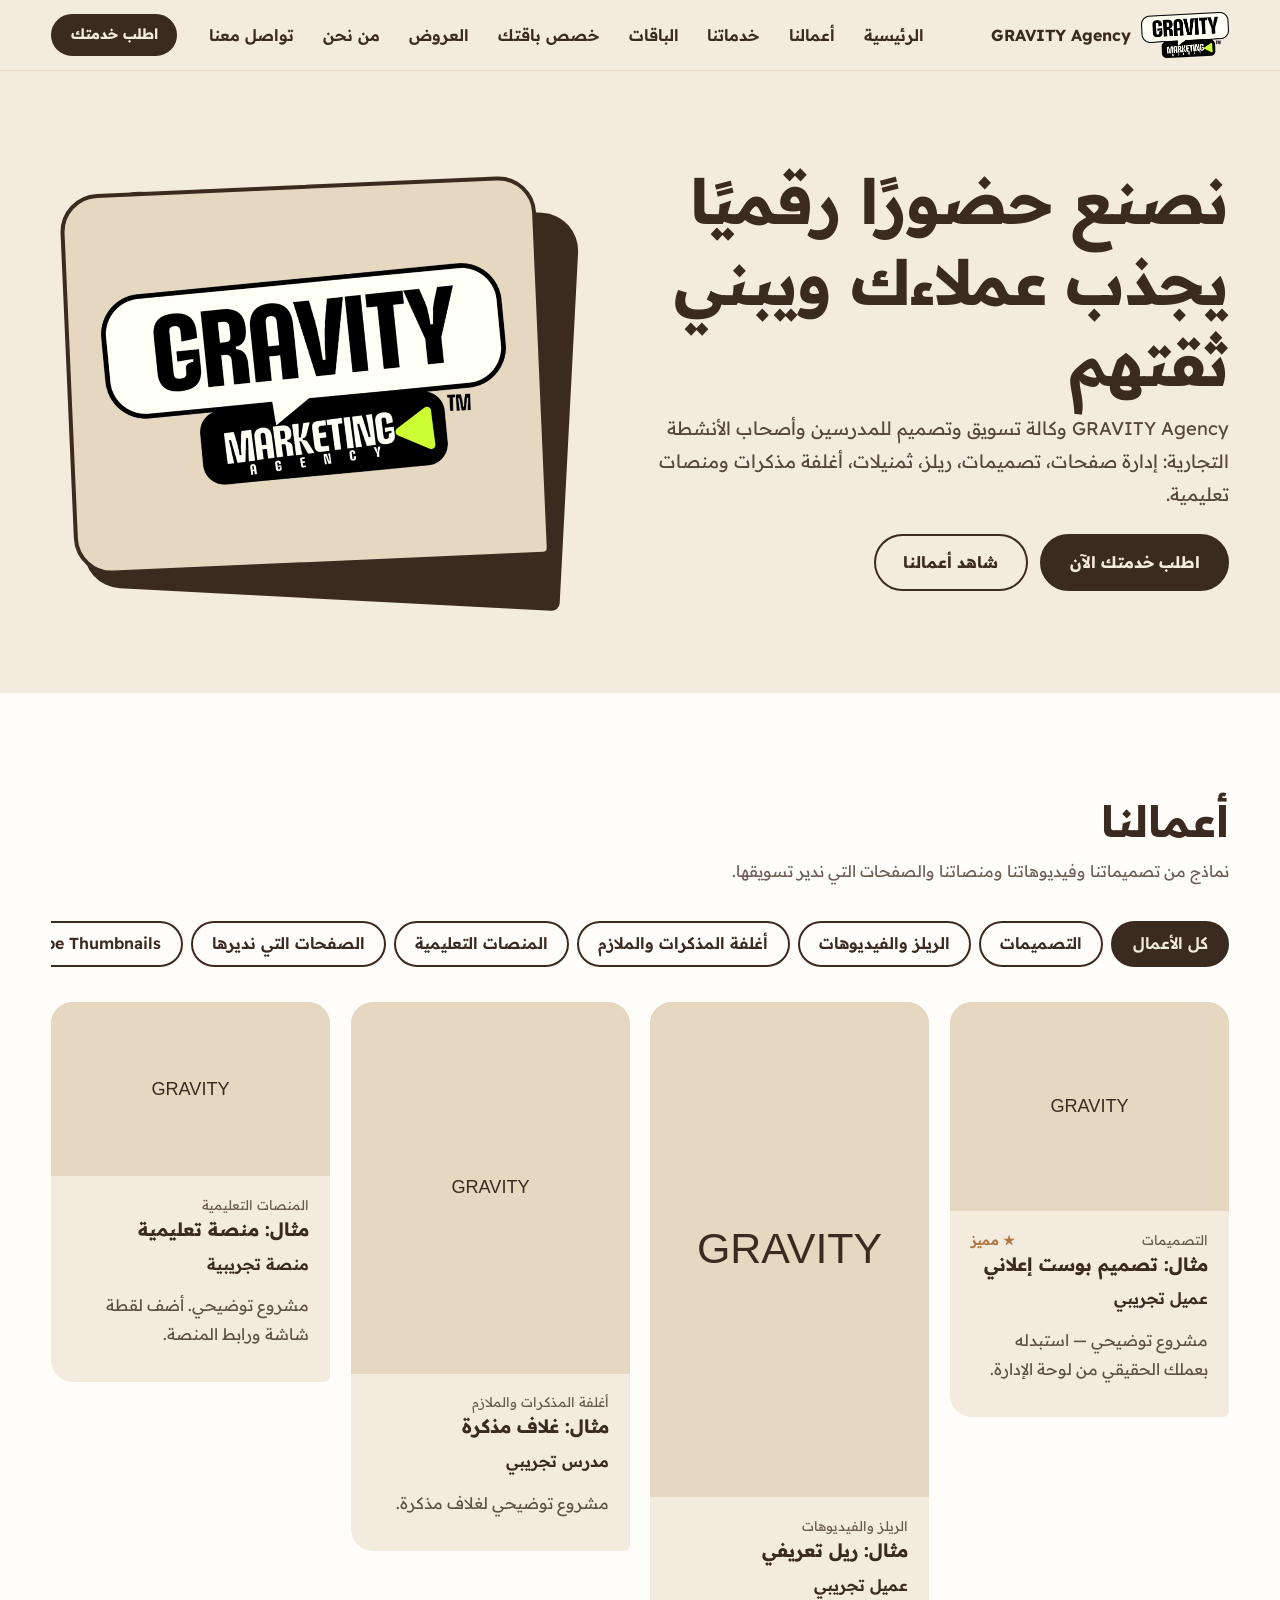
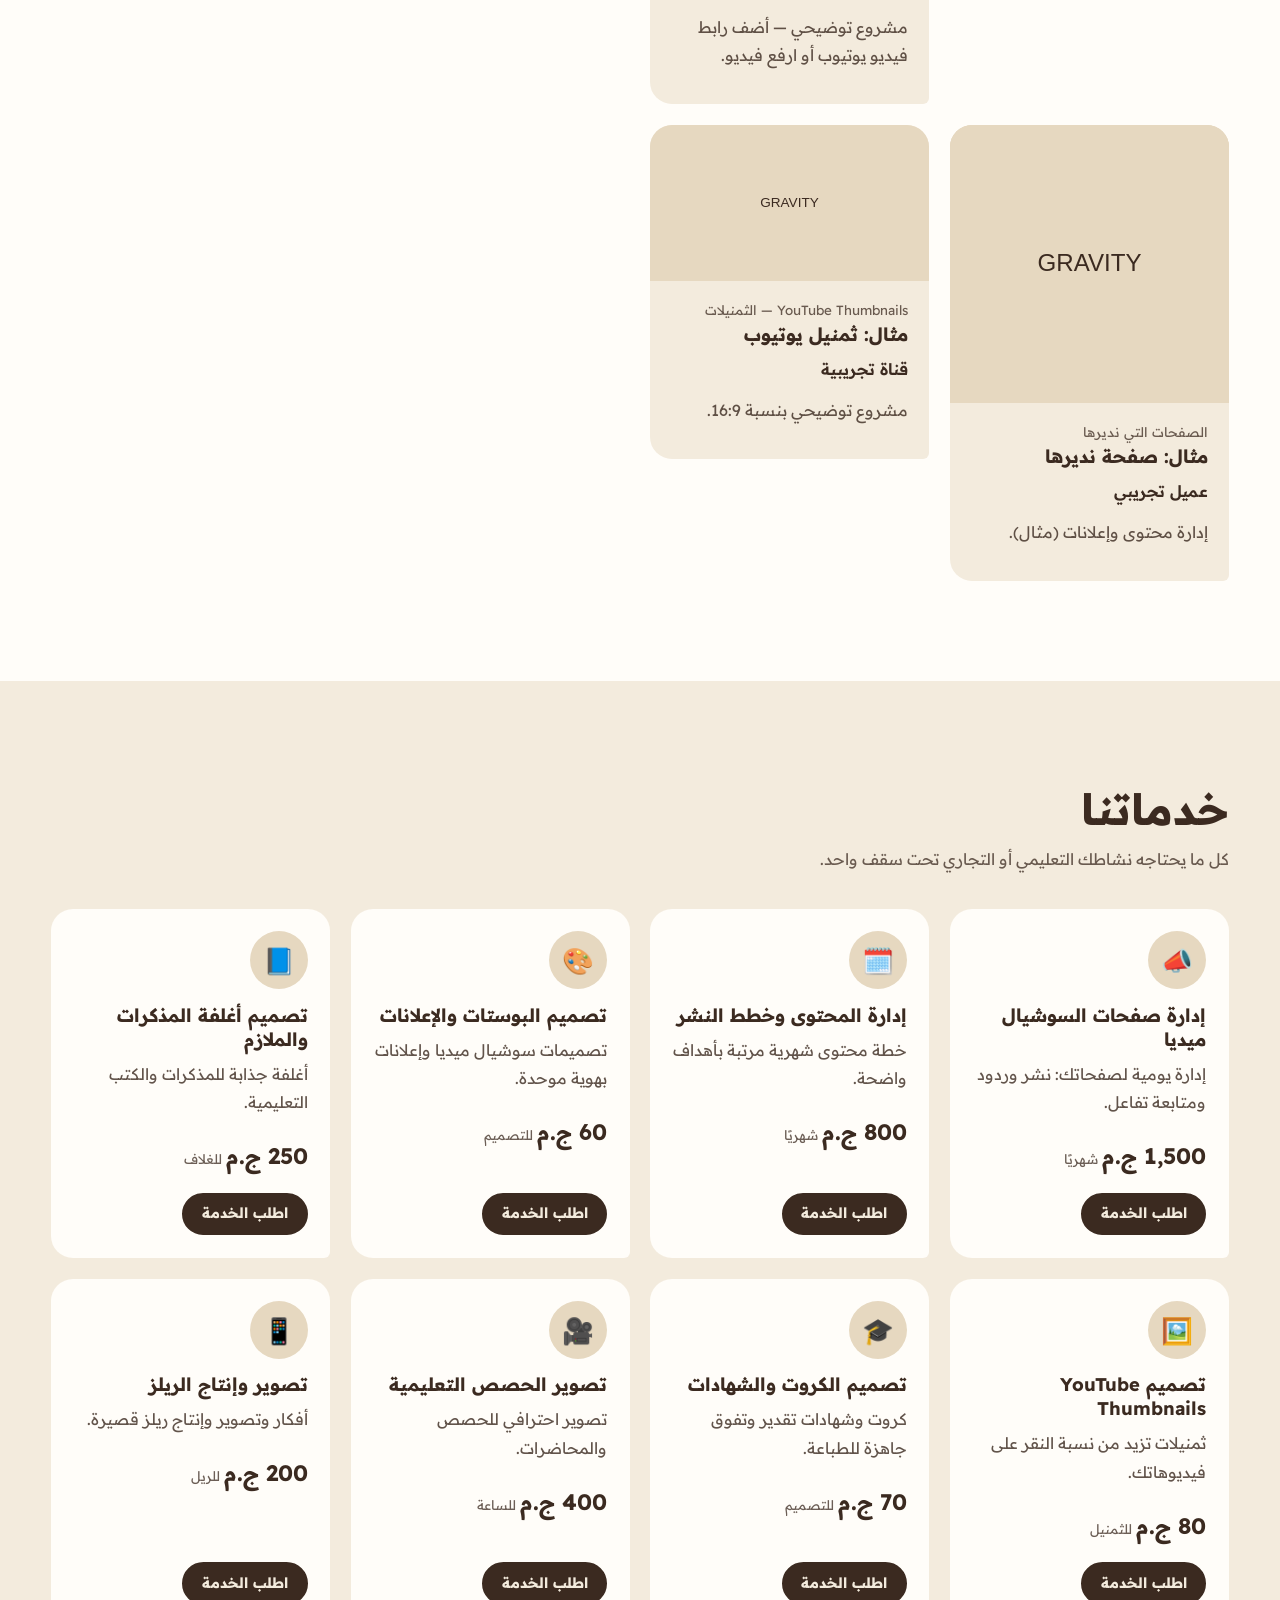
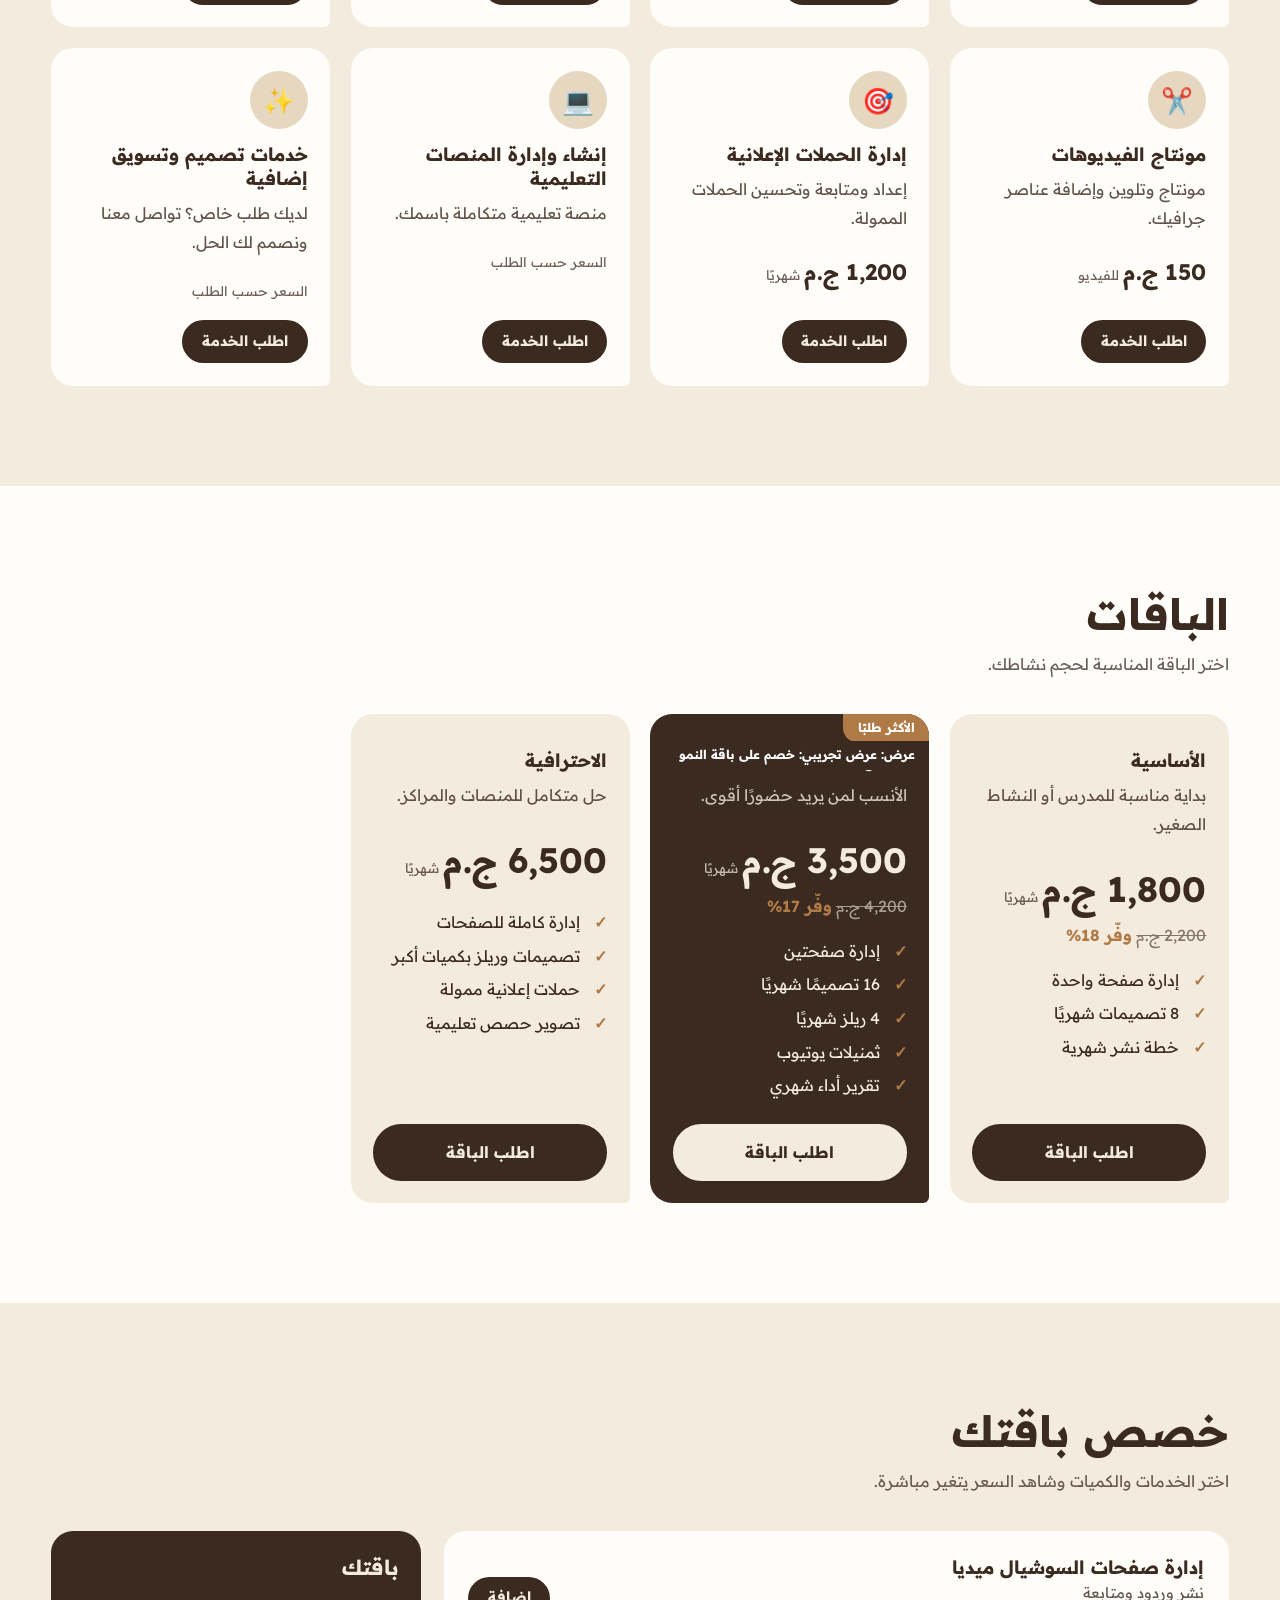
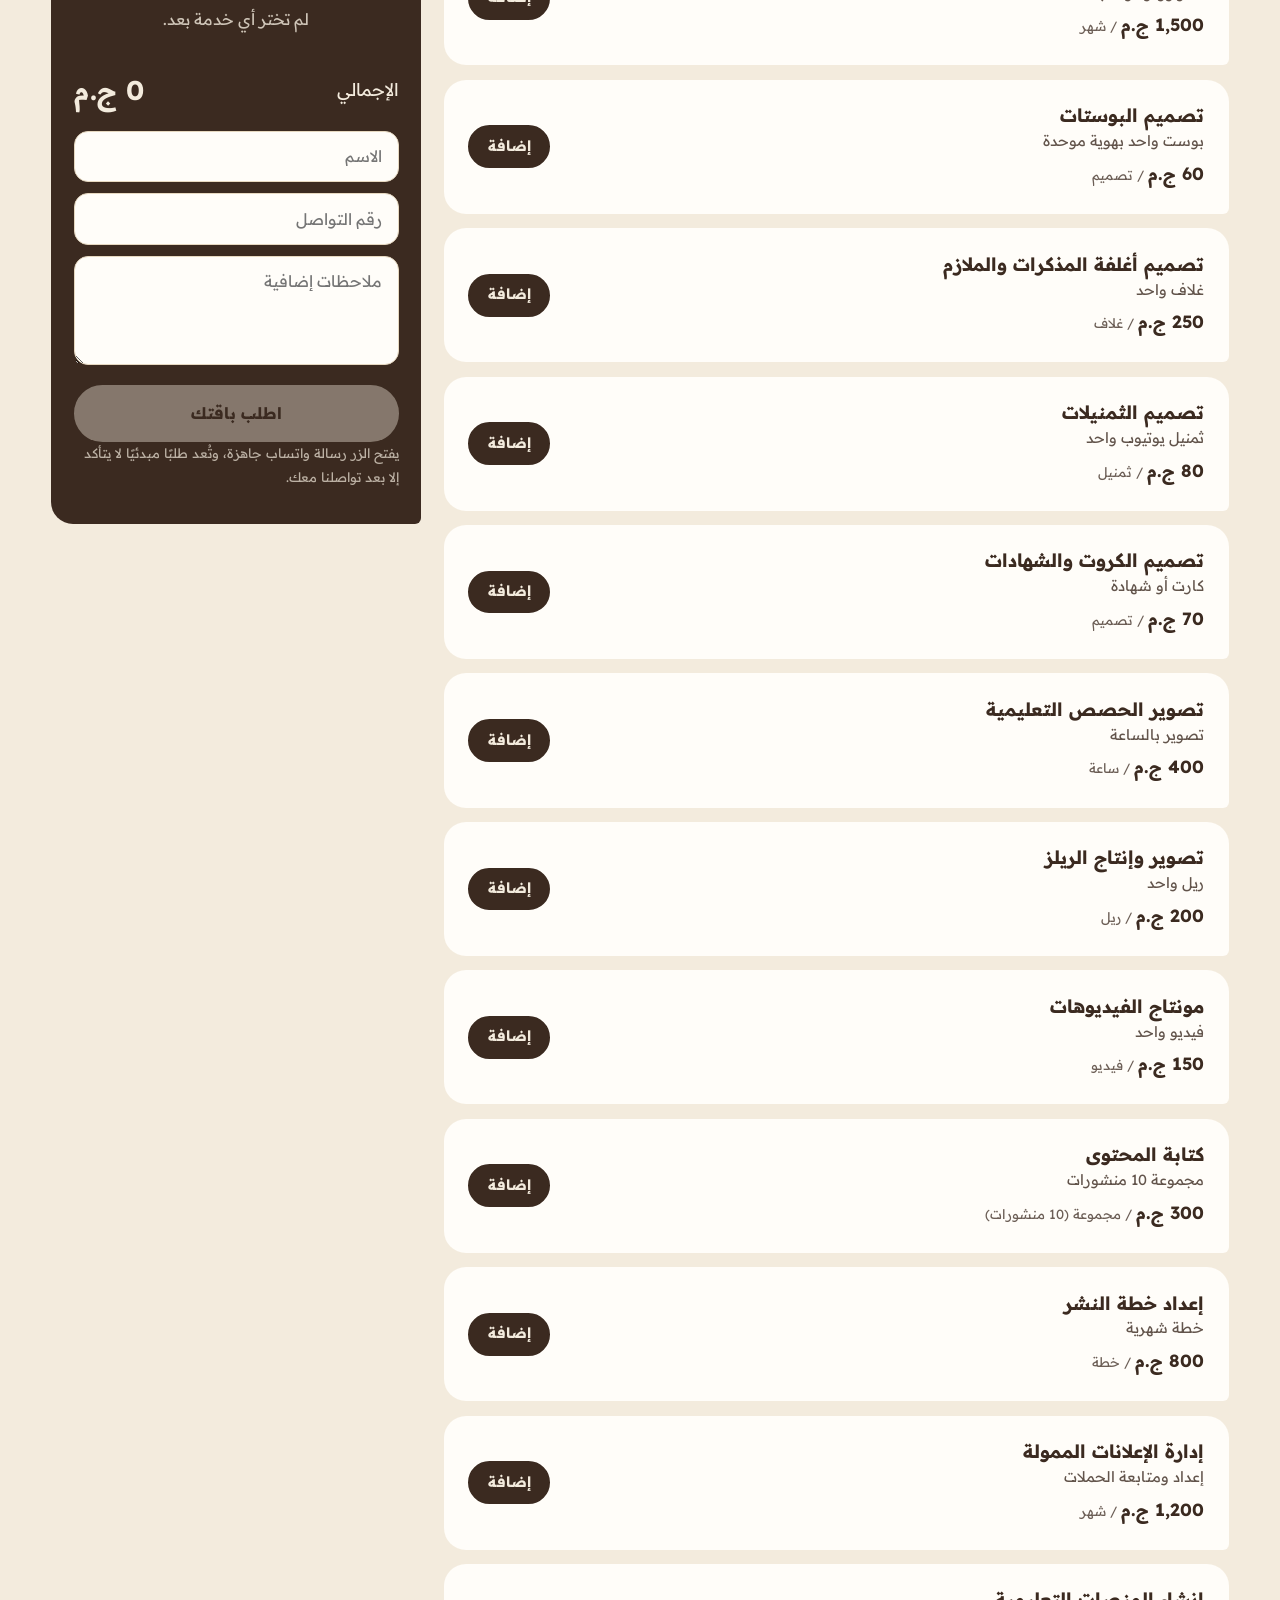
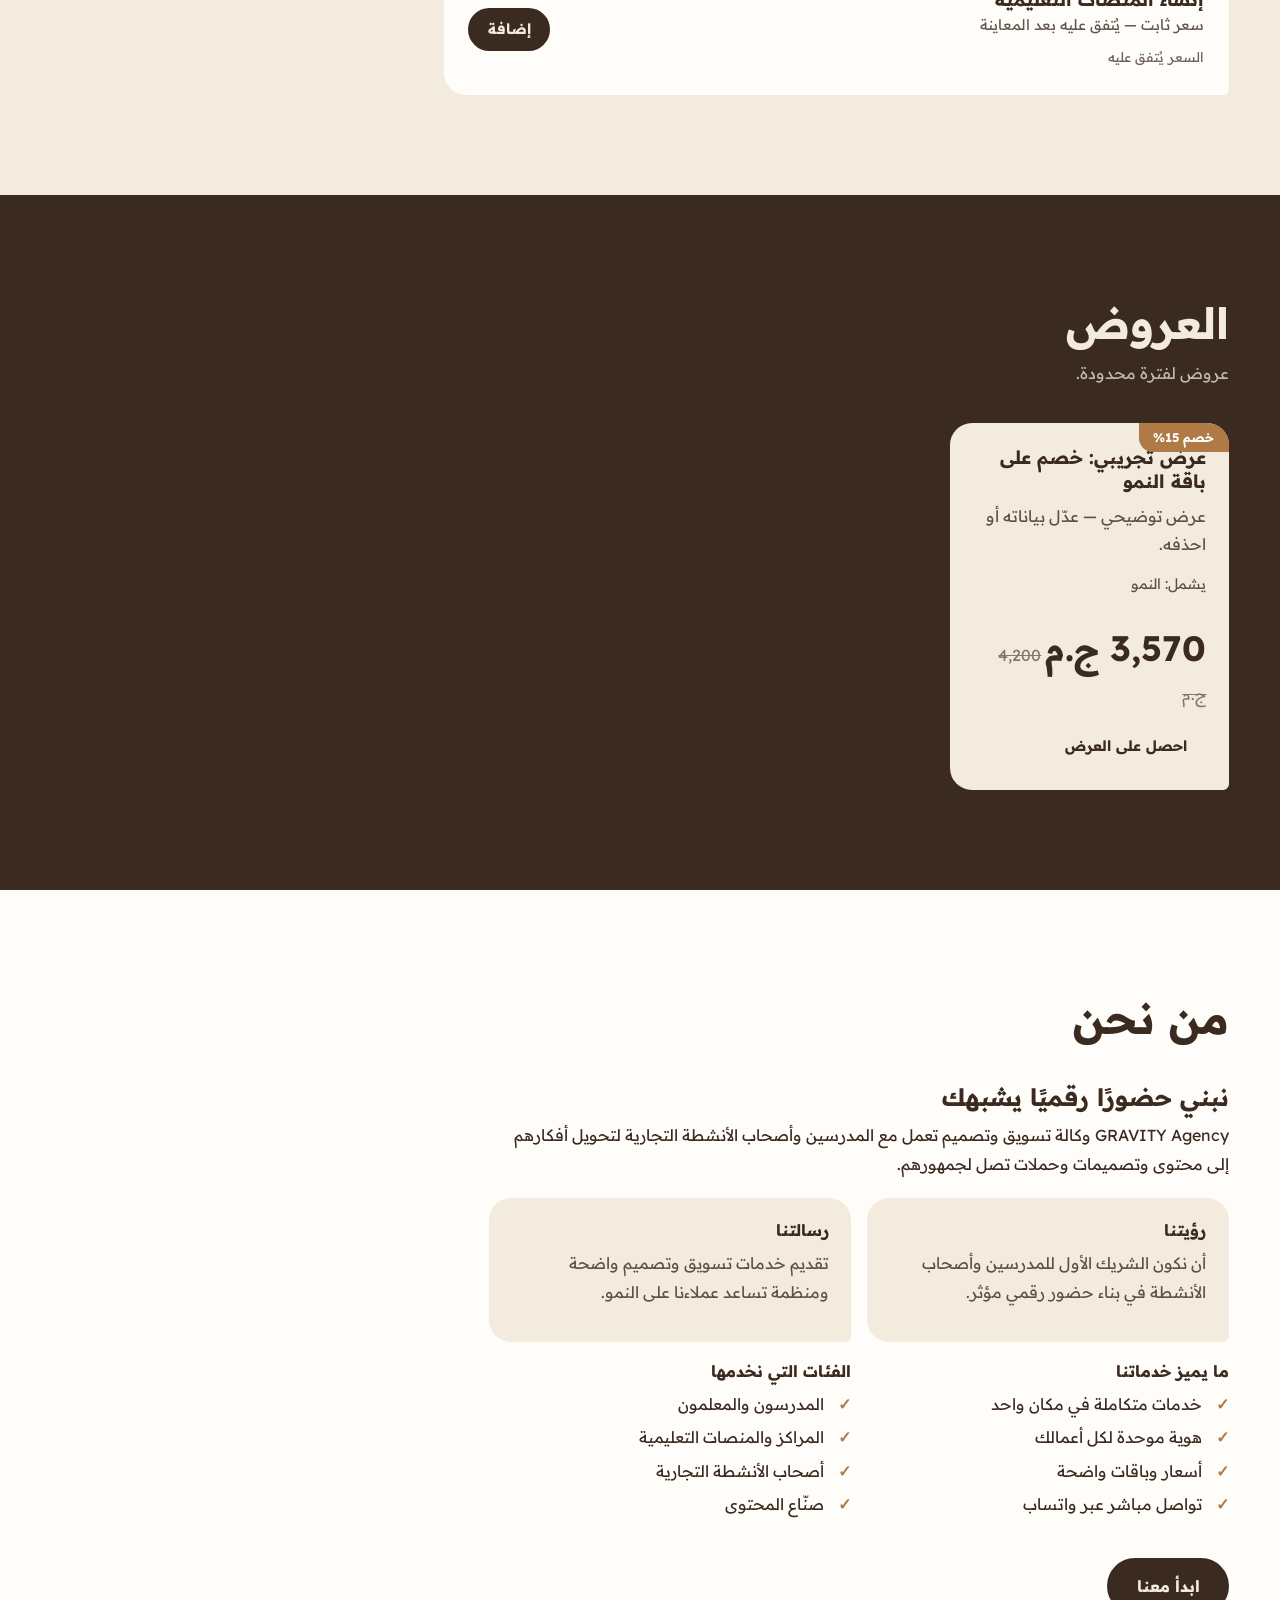
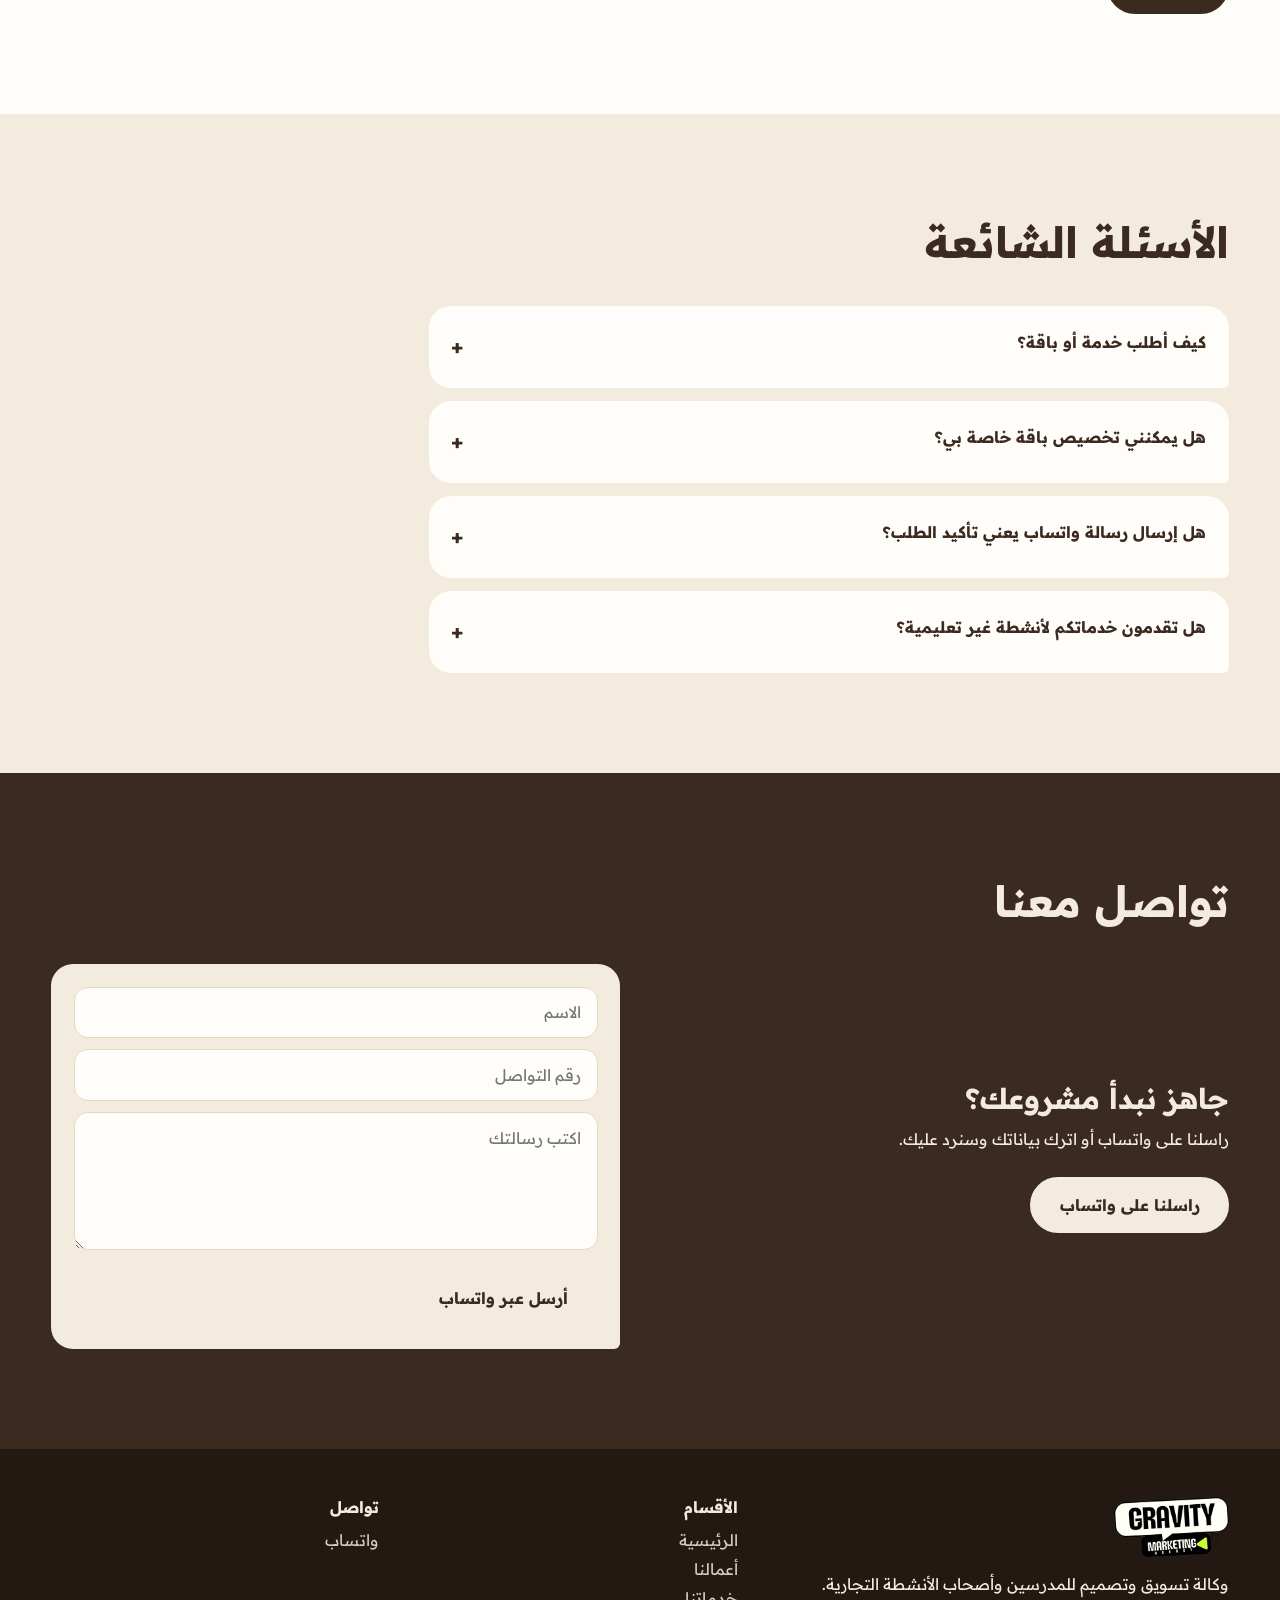
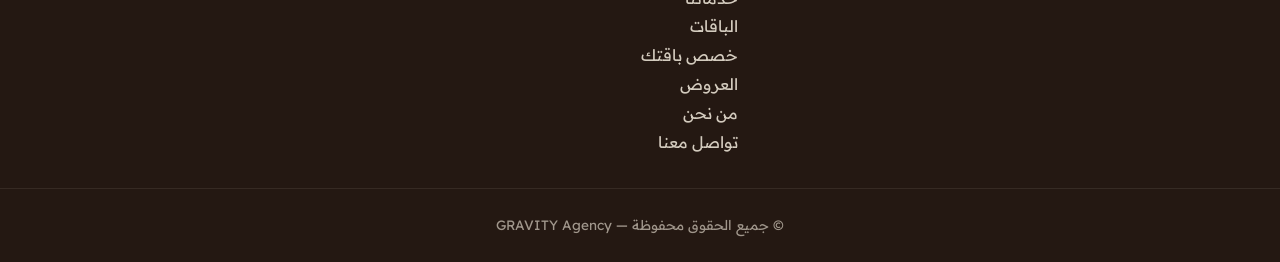
<file: index.html>
<!doctype html>
<html lang="ar" dir="rtl">
<head>
<meta charset="utf-8">
<meta name="viewport" content="width=device-width,initial-scale=1">
<title>GRAVITY Agency</title>
<meta name="description" content="">
<link rel="icon" href="assets/logo.png">
<link rel="stylesheet" href="styles.css">
</head>
<body>
<header id="hdr"></header>
<main id="app"><p class="loading">جارٍ التحميل…</p></main>
<footer id="ftr"></footer>
<dialog id="dlg"></dialog>
<script src="config.js"></script>
<script src="data.js"></script>
<script src="core.js"></script>
<script src="app.js"></script>
</body>
</html>
</file>
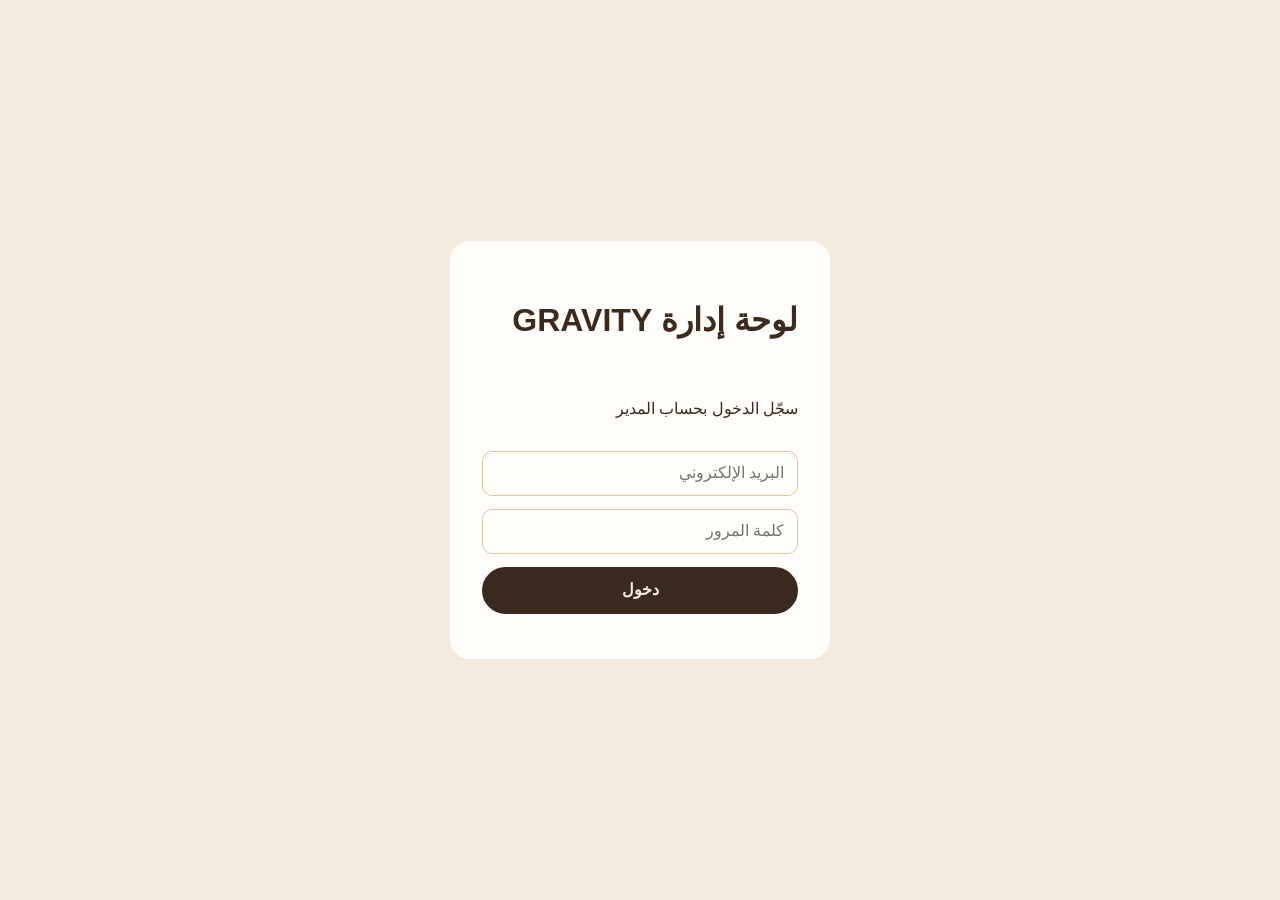
<file: admin.html>
<!doctype html>
<html lang="ar" dir="rtl">
<head>
<meta charset="utf-8">
<meta name="viewport" content="width=device-width,initial-scale=1">
<meta name="robots" content="noindex,nofollow">
<title>لوحة إدارة GRAVITY</title>
<link rel="stylesheet" href="admin.css">
</head>
<body>
<div id="login" class="login" hidden>
  <form id="lf" class="lbox"><h1>لوحة إدارة GRAVITY</h1><p>سجّل الدخول بحساب المدير</p>
    <input id="le" type="email" placeholder="البريد الإلكتروني" required autocomplete="username">
    <input id="lp" type="password" placeholder="كلمة المرور" required autocomplete="current-password">
    <button class="btn">دخول</button><p id="lerr" class="err"></p></form>
</div>
<div id="shell" hidden>
  <header class="top"><b>لوحة إدارة GRAVITY</b><span id="mode"></span><span class="sp"></span>
    <a class="btn ghost sm" href="index.html" target="_blank">عرض الموقع</a><button id="lo" class="btn ghost sm" hidden>خروج</button></header>
  <div id="notes"></div>
  <div class="lay"><nav id="nav"></nav><main id="main"></main></div>
</div>
<dialog id="md"></dialog>
<div id="toast" role="status"></div>
<script src="config.js"></script><script src="data.js"></script><script src="core.js"></script><script src="admin.js"></script>
</body>
</html>
</file>
<file: styles.css>
:root{--brown:#3b2a20;--brown-d:#241812;--beige:#f3ebdd;--sand:#e6d8c0;--accent:#b07a46;--white:#fffdf9;--font:'Readex Pro';--r:22px;--rt:6px}
*{box-sizing:border-box}
html{scroll-behavior:smooth;scroll-padding-top:84px}
body{margin:0;font-family:var(--font),'Segoe UI',Tahoma,sans-serif;background:var(--beige);color:var(--brown);line-height:1.8}
img{max-width:100%;display:block}a{color:inherit}h1,h2,h3,h4{line-height:1.3;margin:0 0 .5rem}p{margin:0 0 .8rem}
[hidden]{display:none!important}
:focus-visible{outline:3px solid var(--accent);outline-offset:2px}
.wrap{width:min(1180px,92%);margin-inline:auto}
.loading,.empty{text-align:center;padding:3rem 1rem;opacity:.7}.empty.sm{padding:1rem 0}
.btn{display:inline-flex;align-items:center;justify-content:center;background:var(--brown);color:var(--beige);border:2px solid var(--brown);padding:.75rem 1.7rem;border-radius:999px;font:inherit;font-weight:700;cursor:pointer;text-decoration:none;transition:background .2s,color .2s,border-color .2s}
.btn:hover{background:var(--accent);border-color:var(--accent);color:#fff}.btn:disabled{opacity:.45;cursor:not-allowed}
.btn.ghost{background:transparent;color:inherit;border-color:currentColor}.btn.ghost:hover{background:var(--brown);border-color:var(--brown);color:var(--beige)}
.btn.sm{padding:.4rem 1.1rem;font-size:.9rem}
.card{background:var(--white);border-radius:var(--r) var(--r) var(--rt) var(--r);padding:1.4rem;position:relative;overflow:hidden}
.alt .card{background:var(--beige)}
.badge{position:absolute;top:0;inset-inline-start:0;background:var(--accent);color:#fff;font-size:.78rem;font-weight:700;padding:.2rem .9rem;border-end-end-radius:14px}.badge.b2{top:1.7rem;background:var(--brown)}
/* header */
#hdr{position:sticky;top:0;z-index:50;background:rgba(243,235,221,.93);backdrop-filter:blur(10px);border-bottom:1px solid var(--sand)}
.bar{display:flex;align-items:center;justify-content:space-between;min-height:70px;gap:1rem}
.brand{display:flex;align-items:center;gap:.6rem;text-decoration:none;font-weight:700}.brand img{height:46px;width:auto}
#nav{display:flex;align-items:center;gap:1.2rem}#nav ul{list-style:none;margin:0;padding:0;display:flex;gap:.2rem}
#nav li{position:relative}#nav li>a{display:block;padding:.4rem .8rem;text-decoration:none;font-weight:600;border-radius:999px}#nav li>a:hover{background:var(--sand)}
#nav .dd{position:absolute;top:100%;inset-inline-start:0;min-width:230px;background:var(--white);border-radius:16px;padding:.5rem;box-shadow:0 18px 40px -18px rgba(36,24,18,.5);display:none;flex-direction:column;gap:0;z-index:5}
#nav .has-dd:hover .dd,#nav .has-dd:focus-within .dd{display:flex}.dd a{font-weight:400!important}
.burger{display:none;width:44px;height:44px;border:0;background:var(--brown);border-radius:12px;cursor:pointer;position:relative}
.burger i,.burger i::before,.burger i::after{position:absolute;inset-inline:11px;height:2px;background:var(--beige);content:"";top:21px}.burger i::before{top:-7px;inset-inline:0}.burger i::after{top:7px;inset-inline:0}.burger i{inset-inline:11px;display:block}
/* hero */
.hero{padding:clamp(40px,7vw,90px) 0 clamp(60px,8vw,110px);overflow:hidden}
.hero-g{display:grid;grid-template-columns:1.1fr .9fr;gap:3rem;align-items:center}
.hero h1{font-size:clamp(2.1rem,5.2vw,3.9rem);letter-spacing:-.01em}.hero p{font-size:1.15rem;max-width:34em;opacity:.85}
.cta{display:flex;gap:.8rem;flex-wrap:wrap;margin-top:1.4rem}
.hero-v{position:relative;padding:1rem}.hero-v::before{content:"";position:absolute;inset:8% -2% -4% 8%;background:var(--brown);border-radius:38px 38px 8px 38px;transform:rotate(3deg)}
.bubble{position:relative;background:var(--sand);border:4px solid var(--brown);border-radius:38px 38px 8px 38px;transform:rotate(-2.5deg);padding:2rem;aspect-ratio:5/4;display:grid;place-items:center}
.bubble img{width:100%;height:100%;object-fit:cover;border-radius:20px}.bubble img.lg{object-fit:contain;height:auto;border-radius:0}
.hero-t,.hero-v{animation:in .7s both}.hero-v{animation-delay:.12s}@keyframes in{from{opacity:0;transform:translateY(16px)}}
/* sections */
.sec{padding:clamp(56px,8vw,100px) 0}.sec.alt{background:var(--white)}.sec.dark{background:var(--brown);color:var(--beige)}
.sh{max-width:700px;margin-bottom:2.2rem}.sh h2{font-size:clamp(1.8rem,4vw,2.7rem)}.sh p{opacity:.75}
.dark .btn{background:var(--beige);color:var(--brown);border-color:var(--beige)}.dark .btn:hover{background:var(--accent);border-color:var(--accent);color:#fff}
.dark .card{background:var(--beige);color:var(--brown)}.dark .btn.ghost{background:transparent;color:var(--beige)}
.grid{display:grid;grid-template-columns:repeat(auto-fill,minmax(270px,1fr));gap:1.3rem;align-items:stretch}
.card h3{font-size:1.15rem}.card p{opacity:.8}
.pr b,.pk-p b{font-size:1.4rem}.pr,.pk-p{margin:.4rem 0 1rem}small{opacity:.75}
/* portfolio */
.tabs{display:flex;gap:.5rem;overflow-x:auto;padding-bottom:.6rem;margin-bottom:1.6rem;scrollbar-width:thin}
.tab{flex:none;border:2px solid var(--brown);background:transparent;color:inherit;border-radius:999px;padding:.4rem 1.2rem;font:inherit;font-weight:600;cursor:pointer}.tab.on{background:var(--brown);color:var(--beige)}
.pgrid{display:grid;grid-template-columns:repeat(auto-fill,minmax(250px,1fr));gap:1.3rem;align-items:start}
.pj{padding:0}.pj-m{display:block;position:relative;width:100%;padding:0;border:0;background:var(--sand);aspect-ratio:var(--ratio);cursor:zoom-in;overflow:hidden}
.pj-m img{width:100%;height:100%;object-fit:var(--fit)}.pj-b{padding:1.1rem 1.3rem 1.3rem}.pj-b small{display:block}.cl{font-weight:600;opacity:1!important}
.play{position:absolute;inset:0;margin:auto;width:56px;height:56px;border-radius:50%;background:rgba(36,24,18,.82);color:#fff;display:grid;place-items:center;padding-inline-start:3px}
.star{float:inline-end;color:var(--accent);font-size:.8rem;font-weight:700}.lnk{font-weight:700;color:var(--accent);text-decoration:none}
/* services / packages / offers */
.sv .ico{display:grid;place-items:center;width:58px;height:58px;border-radius:50%;background:var(--sand);font-size:1.6rem;margin-bottom:.9rem}
.sv-i,.pk-i,.of-i{width:100%;aspect-ratio:16/10;object-fit:cover;border-radius:14px;margin-bottom:.9rem}
.sv,.pk,.of{display:flex;flex-direction:column}.sv .btn,.pk .btn,.of .btn{margin-top:auto;align-self:flex-start}.pk .btn{align-self:stretch}
.pk{padding-top:2.2rem}.pk.pop{background:var(--brown)!important;color:var(--beige)}.pk.pop .btn{background:var(--beige);color:var(--brown);border-color:var(--beige)}.pk.pop .btn:hover{background:var(--accent);color:#fff;border-color:var(--accent)}
.pk-p b{font-size:2.2rem}.pk-p s{opacity:.6}.pk-p em{font-style:normal;color:var(--accent);font-weight:700}
.ck{list-style:none;padding:0;margin:0 0 1.2rem}.ck li{padding-inline-start:1.7rem;position:relative;margin-bottom:.3rem}.ck li::before{content:"✓";position:absolute;inset-inline-start:0;color:var(--accent);font-weight:700}
.inc{font-size:.9rem}
/* builder */
.bld{display:grid;grid-template-columns:1fr 370px;gap:1.4rem;align-items:start}.bld-l{display:grid;gap:.9rem}
.bi{display:flex;justify-content:space-between;align-items:center;gap:1rem;border:2px solid transparent}.bi.on{border-color:var(--accent)}.bi h3{margin:0}.bi p{margin:0;font-size:.92rem}.bi .pr{margin:.2rem 0 0}.bi .pr b{font-size:1.1rem}
.stp{direction:ltr;display:flex;align-items:center;gap:.3rem}.stp button{width:36px;height:36px;border-radius:50%;border:0;background:var(--brown);color:var(--beige);font-size:1.2rem;cursor:pointer}
.stp input{width:64px;text-align:center}
input,textarea{width:100%;padding:.65rem 1rem;border:1.5px solid var(--sand);border-radius:14px;background:var(--white);color:var(--brown);font:inherit;margin-bottom:.7rem}
.alt input,.alt textarea{background:var(--white)}
.bld-s{position:sticky;top:90px;background:var(--brown)!important;color:var(--beige)}.bld-s h3{font-size:1.3rem}.bld-s .note{font-size:.82rem;opacity:.7}
.alt .bld-s{background:var(--brown)}.bld-s .btn{width:100%;background:var(--beige);color:var(--brown);border-color:var(--beige)}.bld-s .btn:disabled{opacity:.4}
.ln{display:flex;gap:.6rem;align-items:center;padding:.5rem 0;border-bottom:1px solid rgba(243,235,221,.2)}.ln span{flex:1;font-size:.92rem;line-height:1.5}.ln small{display:block}.ln button{background:none;border:0;color:var(--beige);cursor:pointer;font-size:1rem}
.tot{display:flex;justify-content:space-between;align-items:center;font-size:1.1rem;margin:1rem 0}.tot b{font-size:1.7rem}
/* about / testimonials / faq / contact */
.ab{display:grid;grid-template-columns:1.3fr .7fr;gap:2.5rem;align-items:start}.ab-t{font-size:1.5rem}.ab-i img{border-radius:var(--r) var(--r) var(--rt) var(--r);width:100%}
.vm,.two{display:grid;grid-template-columns:1fr 1fr;gap:1rem;margin:1.2rem 0}
.ts blockquote{margin:0 0 1rem;font-size:1.02rem}.ts figcaption{display:flex;align-items:center;gap:.7rem}.ts small{display:block}.av{width:44px;height:44px;border-radius:50%;background:var(--sand);display:grid;place-items:center;font-weight:700;object-fit:cover}.ts-p{display:block;border:0;padding:0;background:none;margin-bottom:.8rem;cursor:zoom-in}.ts-p img{border-radius:12px}
.faq{max-width:800px;display:grid;gap:.8rem}.faq summary{cursor:pointer;font-weight:700;list-style:none}.faq summary::after{content:"+";float:inline-end;font-size:1.3rem}.faq details[open] summary::after{content:"−"}.faq details p{margin:.7rem 0 0}
.ct{display:grid;grid-template-columns:1fr 1fr;gap:2.5rem;align-items:center}.ct h3{font-size:1.8rem}.soc{display:flex;gap:.6rem;flex-wrap:wrap;margin-top:1.2rem}.soc a{border:1.5px solid var(--beige);border-radius:999px;padding:.2rem 1rem;text-decoration:none}
/* footer / dialog */
#ftr{background:var(--brown-d);color:var(--beige);padding-top:3rem}.fg{display:grid;grid-template-columns:1.4fr 1fr 1fr;gap:2rem}.fg img{height:60px;width:auto;margin-bottom:.8rem}.fg ul{list-style:none;padding:0;margin:0}.fg a{text-decoration:none;opacity:.85}.fg a:hover{opacity:1;text-decoration:underline}
.copy{text-align:center;opacity:.6;font-size:.85rem;padding:1.5rem 1rem;margin:2rem 0 0;border-top:1px solid rgba(243,235,221,.15)}
dialog{border:0;padding:0;border-radius:20px;width:min(940px,94vw);max-height:92vh;background:var(--white);color:var(--brown);overflow:auto}dialog::backdrop{background:rgba(24,16,12,.78)}
.x{position:absolute;top:.7rem;inset-inline-start:.7rem;z-index:2;width:38px;height:38px;border-radius:50%;border:0;background:var(--brown);color:#fff;cursor:pointer}
.gal{position:relative;background:var(--sand)}.big{width:100%;max-height:72vh;object-fit:contain;margin:auto}
.gn{position:absolute;top:50%;translate:0 -50%;width:42px;height:42px;border-radius:50%;border:0;background:rgba(36,24,18,.8);color:#fff;font-size:1.6rem;cursor:pointer}.gp{inset-inline-end:.7rem}.gv{inset-inline-start:.7rem;top:60%}
.vid{aspect-ratio:16/9}.vid iframe{width:100%;height:100%;border:0}.vid-f{width:100%;max-height:75vh;background:#000}.cap{padding:1.2rem 1.5rem}
@media(max-width:900px){
 .burger{display:block}#nav{position:absolute;top:100%;inset-inline:0;background:var(--beige);flex-direction:column;align-items:stretch;padding:1rem 4%;display:none;border-bottom:1px solid var(--sand);max-height:80vh;overflow:auto}#nav.open{display:flex}#nav ul{flex-direction:column}
 #nav .dd{position:static;display:flex;box-shadow:none;background:transparent;padding:0 1rem}.brand span{display:none}
 .hero-g,.bld,.ab,.ct,.fg{grid-template-columns:1fr}.hero-g{gap:2rem}.bld-s{position:static}.vm,.two{grid-template-columns:1fr}
}
@media(prefers-reduced-motion:reduce){*{animation:none!important;transition:none!important;scroll-behavior:auto!important}}
</file>
<file: admin.css>
*{box-sizing:border-box}body{margin:0;font-family:'Segoe UI',Tahoma,Arial,sans-serif;background:#f3ebdd;color:#3b2a20;line-height:1.6}
[hidden]{display:none!important}
.btn{background:#3b2a20;color:#f3ebdd;border:2px solid #3b2a20;border-radius:999px;padding:.55rem 1.3rem;font:inherit;font-weight:700;cursor:pointer;text-decoration:none;display:inline-block}
.btn:hover{background:#b07a46;border-color:#b07a46}.btn.ghost{background:transparent;color:#3b2a20}.btn.ghost:hover{background:#3b2a20;color:#f3ebdd}.btn.sm{padding:.25rem .9rem;font-size:.85rem}.btn.dng{background:#a33;border-color:#a33;color:#fff}
input,textarea,select{width:100%;padding:.55rem .8rem;border:1.5px solid #d9c9ac;border-radius:10px;background:#fffdf9;color:inherit;font:inherit}
input[type=checkbox]{width:auto}input[type=color]{padding:2px;height:40px;width:80px}
.login{min-height:100vh;display:grid;place-items:center}.lbox{background:#fffdf9;padding:2rem;border-radius:20px;width:min(380px,92vw);display:grid;gap:.8rem}.err{color:#a33;margin:0}
.top{display:flex;align-items:center;gap:.8rem;background:#3b2a20;color:#f3ebdd;padding:.7rem 1.2rem;position:sticky;top:0;z-index:5}.top .sp{flex:1}.top .ghost{color:#f3ebdd;border-color:#f3ebdd}
#mode{font-size:.8rem;background:#b07a46;padding:.1rem .7rem;border-radius:99px}
.note{margin:.8rem 1.2rem 0;padding:.7rem 1rem;border-radius:12px;background:#fff3cd;color:#5c4400;display:flex;gap:.8rem;align-items:center;flex-wrap:wrap}.note.bad{background:#fde2e2;color:#7a1f1f}
.lay{display:grid;grid-template-columns:210px 1fr;gap:1.2rem;padding:1.2rem}
#nav{display:flex;flex-direction:column;gap:.3rem;position:sticky;top:70px;align-self:start}#nav button{text-align:start;border:0;background:transparent;padding:.6rem 1rem;border-radius:12px;font:inherit;cursor:pointer;color:inherit}#nav button.on{background:#3b2a20;color:#f3ebdd}
.blk{background:#fffdf9;border-radius:18px;padding:1.2rem 1.4rem;margin-bottom:1.2rem}.blk h2{margin:0 0 .8rem;font-size:1.2rem}
.fl{margin-bottom:.8rem}.fl>label{display:block;font-size:.88rem;font-weight:600;margin-bottom:.2rem}.chk{display:flex;gap:.5rem;align-items:center;margin:.3rem 1rem .3rem 0}.multi{display:flex;flex-wrap:wrap;gap:.2rem .8rem}
.media{display:flex;gap:.5rem;align-items:center;flex-wrap:wrap}.media input[type=text]{flex:1;min-width:160px}.upl{cursor:pointer;background:#e6d8c0;border-radius:99px;padding:.35rem 1rem;font-size:.85rem;font-weight:700}.pv{height:44px;border-radius:8px}
.btns{display:flex;gap:.6rem;margin-top:.8rem}.hint{font-size:.8rem;opacity:.7;margin:.2rem 0 0}
.bar2{display:flex;gap:.6rem;align-items:center;flex-wrap:wrap;margin-bottom:.8rem}.bar2 select{width:auto}
.row{display:flex;gap:.7rem;align-items:center;padding:.55rem 0;border-top:1px solid #eadfca}.row.off{opacity:.5}.row img,.row .ph{width:48px;height:48px;border-radius:10px;object-fit:cover;background:#e6d8c0;flex:none}
.ri{flex:1;min-width:0}.ri b{display:block;overflow:hidden;text-overflow:ellipsis;white-space:nowrap}.ri small{opacity:.7}
.ctl{display:flex;gap:.25rem;flex-wrap:wrap}.ctl button{border:1px solid #d9c9ac;background:#fff;border-radius:8px;padding:.2rem .55rem;cursor:pointer;font:inherit;font-size:.8rem}.ctl button:hover{background:#e6d8c0}
dialog{border:0;border-radius:18px;padding:1.4rem;width:min(640px,94vw);max-height:92vh;background:#fffdf9;color:#3b2a20}dialog::backdrop{background:rgba(24,16,12,.6)}
#toast{position:fixed;bottom:1.2rem;inset-inline:0;margin:auto;width:fit-content;max-width:90vw;background:#3b2a20;color:#fff;padding:.7rem 1.4rem;border-radius:99px;opacity:0;pointer-events:none;transition:opacity .25s;z-index:99}#toast.on{opacity:1}#toast.bad{background:#a33}
@media(max-width:800px){.lay{grid-template-columns:1fr}#nav{flex-direction:row;overflow-x:auto;position:static}#nav button{white-space:nowrap;background:#fffdf9}.row{flex-wrap:wrap}}
</file>
